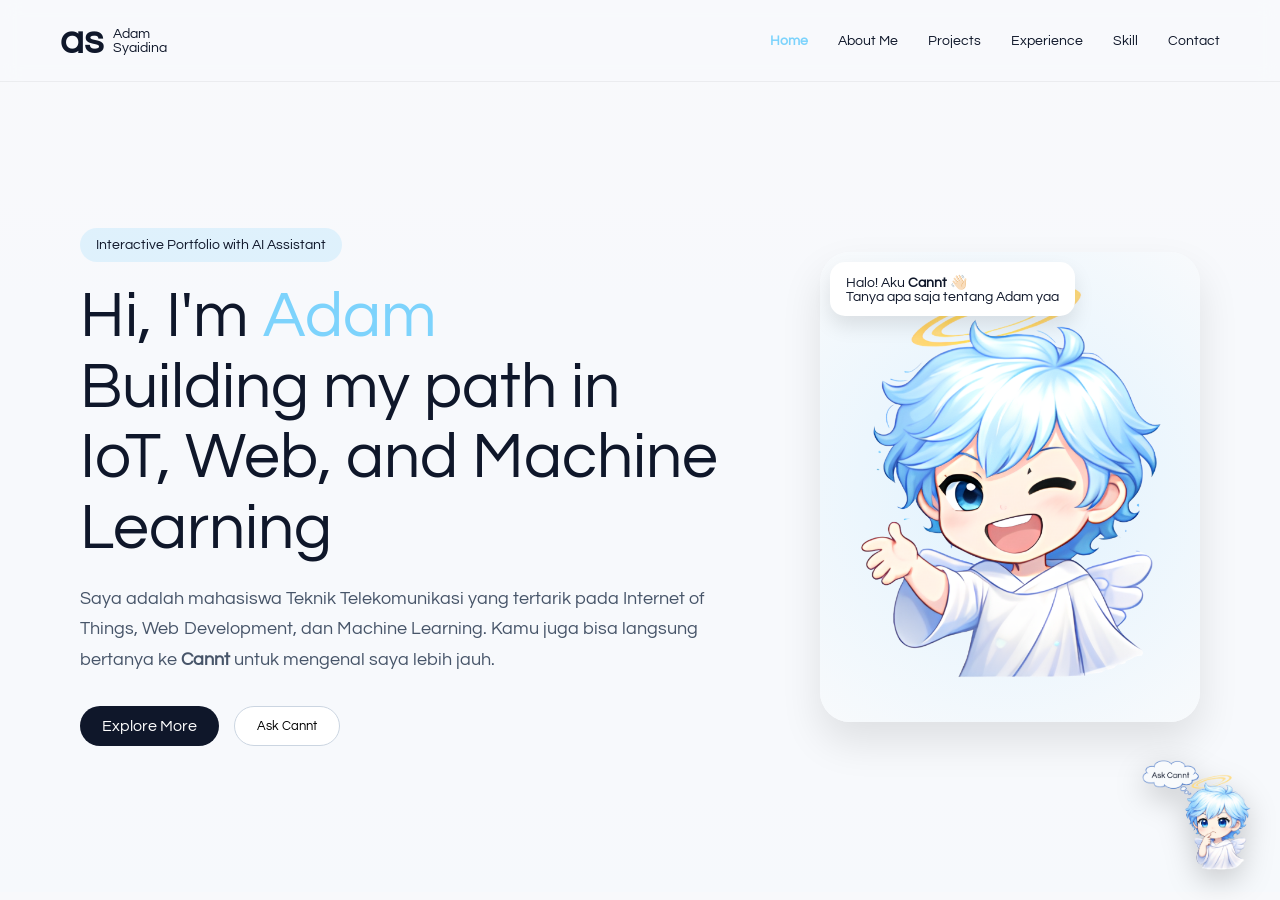
<file: templates/index.html>
<!DOCTYPE html>
<html>
<head>
    <meta name="description" content="Portfolio Muhammad Adam Syaidina">
    <title>Adam Syaidina | Portfolio</title>

    <link href="https://fonts.googleapis.com/css2?family=Questrial&display=swap" rel="stylesheet">
    <link rel="stylesheet" href="/static/style.css">
</head>

<body>

<!-- NAVBAR -->
<nav class="navbar">
    <div class="logo">
        <span class="logo-big">as</span>
        <div class="logo-text">
            <span>Adam</span>
            <span>Syaidina</span>
        </div>
    </div>

    <ul class="menu">
        <li class="active" onclick="location.href='/'">Home</li>
        <li onclick="location.href='/about'">About Me</li>
        <li onclick="location.href='/projects'">Projects</li>
        <li onclick="location.href='/experience'">Experience</li>
        <li onclick="location.href='/skill'">Skill</li>
        <li onclick="location.href='/contact'">Contact</li>
    </ul>
</nav>

<!-- HERO -->
<section class="hero">
    <div class="hero-left">
        <p class="hero-tag">Interactive Portfolio with AI Assistant</p>

        <h1>
            Hi, I'm <span>Adam</span><br>
            Building my path in<br>
            IoT, Web, and Machine Learning
        </h1>

        <p class="hero-desc">
            Saya adalah mahasiswa Teknik Telekomunikasi yang tertarik pada Internet of Things, Web Development,
            dan Machine Learning. Kamu juga bisa langsung bertanya ke <strong>Cannt</strong>
            untuk mengenal saya lebih jauh.
        </p>

        <div class="hero-actions">
            <a href="/about" class="btn-primary">Explore More</a>
            <button class="btn-secondary" onclick="toggleChat()">Ask Cannt</button>
        </div>
    </div>

    <div class="hero-right">
        <div class="hero-card">
            <img src="/static/images/cannt-hero.png" alt="Cannt">
            <div class="hero-bubble">
                Halo! Aku <strong>Cannt</strong> 👋🏻<br>
                Tanya apa saja tentang Adam yaa
            </div>
        </div>
    </div>
</section>

<!-- CANNT BUTTON -->
<div class="cannt-wrapper" onclick="toggleChat()">
    <img src="/static/images/cannt.png" alt="Cannt">
</div>

<!-- CHAT -->
<div class="chat-container" id="chatBox">
    <div class="chat-header">
        Cannt
        <span onclick="toggleChat()">✖</span>
    </div>

    <div class="chat-content" id="chatContent"></div>

    <div class="chat-input">
        <input type="text" id="question" placeholder="Tanya tentang Adam...">
        <button onclick="askAI()">Kirim</button>
    </div>
</div>

<script>
let hasShownWelcome = false;

function toggleChat() {
    let chat = document.getElementById("chatBox");
    let cannt = document.querySelector(".cannt-wrapper");
    let chatContent = document.getElementById("chatContent");

    if (chat.style.display === "flex") {
        chat.style.display = "none";
        cannt.style.display = "block";
    } else {
        chat.style.display = "flex";
        cannt.style.display = "none";

        if (!hasShownWelcome) {
            chatContent.innerHTML += `
                <div class="ai-msg">
                    Halo! Saya <strong>Cannt</strong>, asisten AI dari Adam 😊<br>
                    Silakan tanya apa saja ya!
                </div>
            `;
            hasShownWelcome = true;
        }
    }
}

async function askAI() {
    let input = document.getElementById("question");
    let question = input.value.trim();
    if (!question) return;

    let chat = document.getElementById("chatContent");

    chat.innerHTML += `<div class="user-msg">${question}</div>`;
    input.value = "";

    let id = "typing-" + Date.now();
    chat.innerHTML += `
        <div class="ai-msg typing" id="${id}">
            <span></span><span></span><span></span>
        </div>
    `;

    try {
        let res = await fetch("/ask", {
            method: "POST",
            headers: {"Content-Type": "application/json"},
            body: JSON.stringify({question})
        });

        let data = await res.json();

        let el = document.getElementById(id);
        el.classList.remove("typing");
        el.innerHTML = data.answer;

    } catch {
        let el = document.getElementById(id);
        el.innerHTML = "Maaf, lagi error 😅";
    }

    chat.scrollTop = chat.scrollHeight;
}

document.addEventListener("keydown", function(e){
    if(e.key === "Enter") askAI();
});
</script>

</body>
</html>
</file>
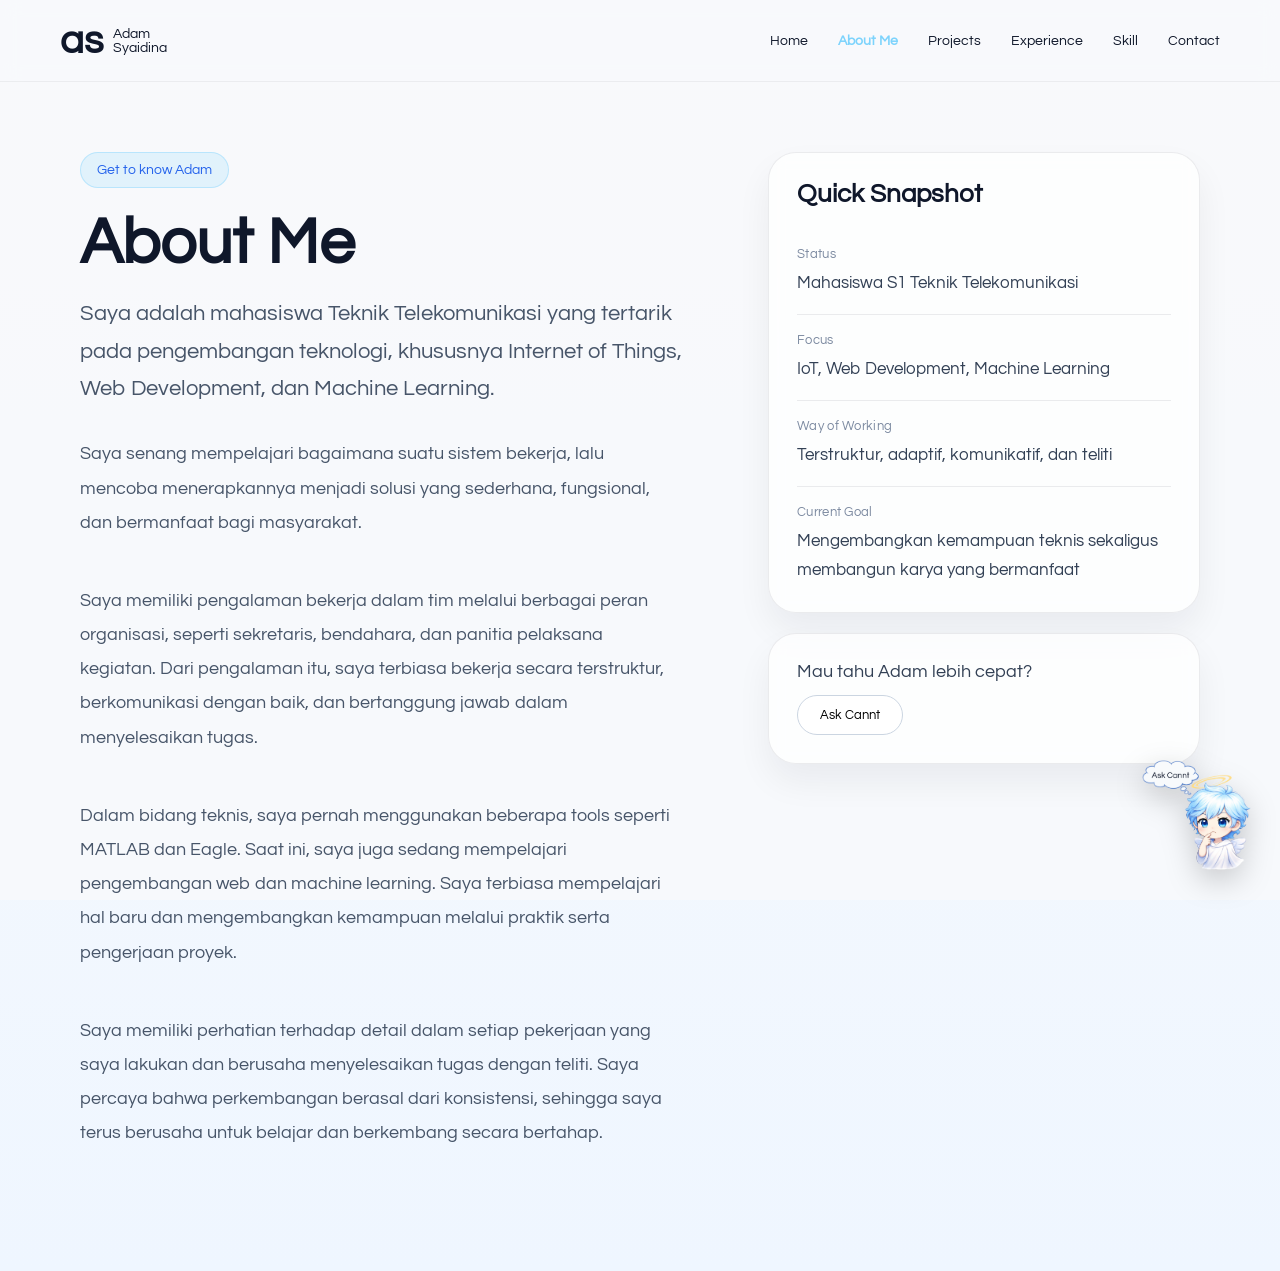
<file: templates/about.html>
<!DOCTYPE html>
<html>
<head>
    <meta name="description" content="About Muhammad Adam Syaidina">
    <title>About Me | Adam Syaidina</title>

    <link href="https://fonts.googleapis.com/css2?family=Questrial&display=swap" rel="stylesheet">
    <link rel="stylesheet" href="/static/style.css">
</head>

<body>

    <!-- NAVBAR -->
    <nav class="navbar">
        <div class="logo">
            <span class="logo-big">as</span>
            <div class="logo-text">
                <span>Adam</span>
                <span>Syaidina</span>
            </div>
        </div>

        <ul class="menu">
            <li onclick="location.href='/'">Home</li>
            <li class="active" onclick="location.href='/about'">About Me</li>
            <li onclick="location.href='/projects'">Projects</li>
            <li onclick="location.href='/experience'">Experience</li>
            <li onclick="location.href='/skill'">Skill</li>
            <li onclick="location.href='/contact'">Contact</li>
        </ul>
    </nav>

    <!-- ABOUT SECTION -->
    <section class="about-page">
        <div class="about-left">
            <p class="about-tag">Get to know Adam</p>
            <h1>About Me</h1>
            <p class="about-intro">
                Saya adalah mahasiswa Teknik Telekomunikasi yang tertarik pada pengembangan teknologi,
                khususnya Internet of Things, Web Development, dan Machine Learning.
            </p>

            <div class="about-content">
                <p>
                    Saya senang mempelajari bagaimana suatu sistem bekerja, lalu mencoba menerapkannya
                    menjadi solusi yang sederhana, fungsional, dan bermanfaat bagi masyarakat.
                </p>

                <p>
                    Saya memiliki pengalaman bekerja dalam tim melalui berbagai peran organisasi,
                    seperti sekretaris, bendahara, dan panitia pelaksana kegiatan. Dari pengalaman itu,
                    saya terbiasa bekerja secara terstruktur, berkomunikasi dengan baik, dan bertanggung jawab
                    dalam menyelesaikan tugas.
                </p>

                <p>
                    Dalam bidang teknis, saya pernah menggunakan beberapa tools seperti MATLAB dan Eagle.
                    Saat ini, saya juga sedang mempelajari pengembangan web dan machine learning.
                    Saya terbiasa mempelajari hal baru dan mengembangkan kemampuan melalui praktik
                    serta pengerjaan proyek.
                </p>

                <p>
                    Saya memiliki perhatian terhadap detail dalam setiap pekerjaan yang saya lakukan dan
                    berusaha menyelesaikan tugas dengan teliti. Saya percaya bahwa perkembangan berasal dari
                    konsistensi, sehingga saya terus berusaha untuk belajar dan berkembang secara bertahap.
                </p>
            </div>
        </div>

        <div class="about-right">
            <div class="about-card">
                <h3>Quick Snapshot</h3>

                <div class="snapshot-item">
                    <span class="snapshot-label">Status</span>
                    <p>Mahasiswa S1 Teknik Telekomunikasi</p>
                </div>

                <div class="snapshot-item">
                    <span class="snapshot-label">Focus</span>
                    <p>IoT, Web Development, Machine Learning</p>
                </div>

                <div class="snapshot-item">
                    <span class="snapshot-label">Way of Working</span>
                    <p>Terstruktur, adaptif, komunikatif, dan teliti</p>
                </div>

                <div class="snapshot-item">
                    <span class="snapshot-label">Current Goal</span>
                    <p>Mengembangkan kemampuan teknis sekaligus membangun karya yang bermanfaat</p>
                </div>
            </div>

            <div class="about-mini-card">
                <p>
                    Mau tahu Adam lebih cepat?
                </p>
                <button class="btn-secondary" onclick="toggleChat()">Ask Cannt</button>
            </div>
        </div>
    </section>

    <!-- CANNT CHARACTER -->
    <div class="cannt-wrapper" onclick="toggleChat()">
        <img src="/static/images/cannt.png" alt="Cannt">
    </div>

    <!-- CHAT BOX -->
    <div class="chat-container" id="chatBox">
        <div class="chat-header">
            <span>Cannt</span>
            <span class="close-btn" onclick="toggleChat()">✕</span>
        </div>

        <div class="chat-content" id="chatContent"></div>

        <div class="chat-input">
            <input type="text" id="question" placeholder="Tanya tentang Adam...">
            <button onclick="askAI()">Kirim</button>
        </div>
    </div>

    <script>
    let hasShownWelcome = false;

    function toggleChat() {
        let chat = document.getElementById("chatBox");
        let cannt = document.querySelector(".cannt-wrapper");
        let chatContent = document.getElementById("chatContent");

        if (chat.style.display === "flex") {
            chat.style.display = "none";
            cannt.style.display = "block";
        } else {
            chat.style.display = "flex";
            cannt.style.display = "none";

            if (!hasShownWelcome) {
                chatContent.innerHTML += `
                    <div class="ai-msg">
                        Halo! Saya <strong>Cannt</strong>, asisten AI dari Adam 😊<br>
                        Silakan tanya apa saja ya!
                    </div>
                `;
                hasShownWelcome = true;
                chatContent.scrollTop = chatContent.scrollHeight;
            }
        }
    }

    async function askAI() {
        let questionInput = document.getElementById("question");
        let question = questionInput.value.trim();

        if (!question) return;

        let chatContent = document.getElementById("chatContent");

        chatContent.innerHTML += `
            <div class="user-msg">${question}</div>
        `;

        questionInput.value = "";

        let typingId = "typing-" + Date.now();
        chatContent.innerHTML += `
            <div class="ai-msg typing" id="${typingId}">
                <span></span><span></span><span></span>
            </div>
        `;

        chatContent.scrollTop = chatContent.scrollHeight;

        try {
            let response = await fetch("/ask", {
                method: "POST",
                headers: {
                    "Content-Type": "application/json"
                },
                body: JSON.stringify({ question: question })
            });

            let data = await response.json();

            let typingBubble = document.getElementById(typingId);
            typingBubble.classList.remove("typing");
            typingBubble.innerHTML = data.answer;
            typingBubble.classList.add("ai-msg");
        } catch (error) {
            let typingBubble = document.getElementById(typingId);
            typingBubble.classList.remove("typing");
            typingBubble.innerHTML = "Maaf, Cannt lagi error 😅";
            typingBubble.classList.add("ai-msg");
        }

        chatContent.scrollTop = chatContent.scrollHeight;
    }

    document.addEventListener("DOMContentLoaded", function () {
        let input = document.getElementById("question");

        if (input) {
            input.addEventListener("keydown", function (event) {
                if (event.key === "Enter") {
                    event.preventDefault();
                    askAI();
                }
            });
        }
    });
    </script>

</body>
</html>
</file>
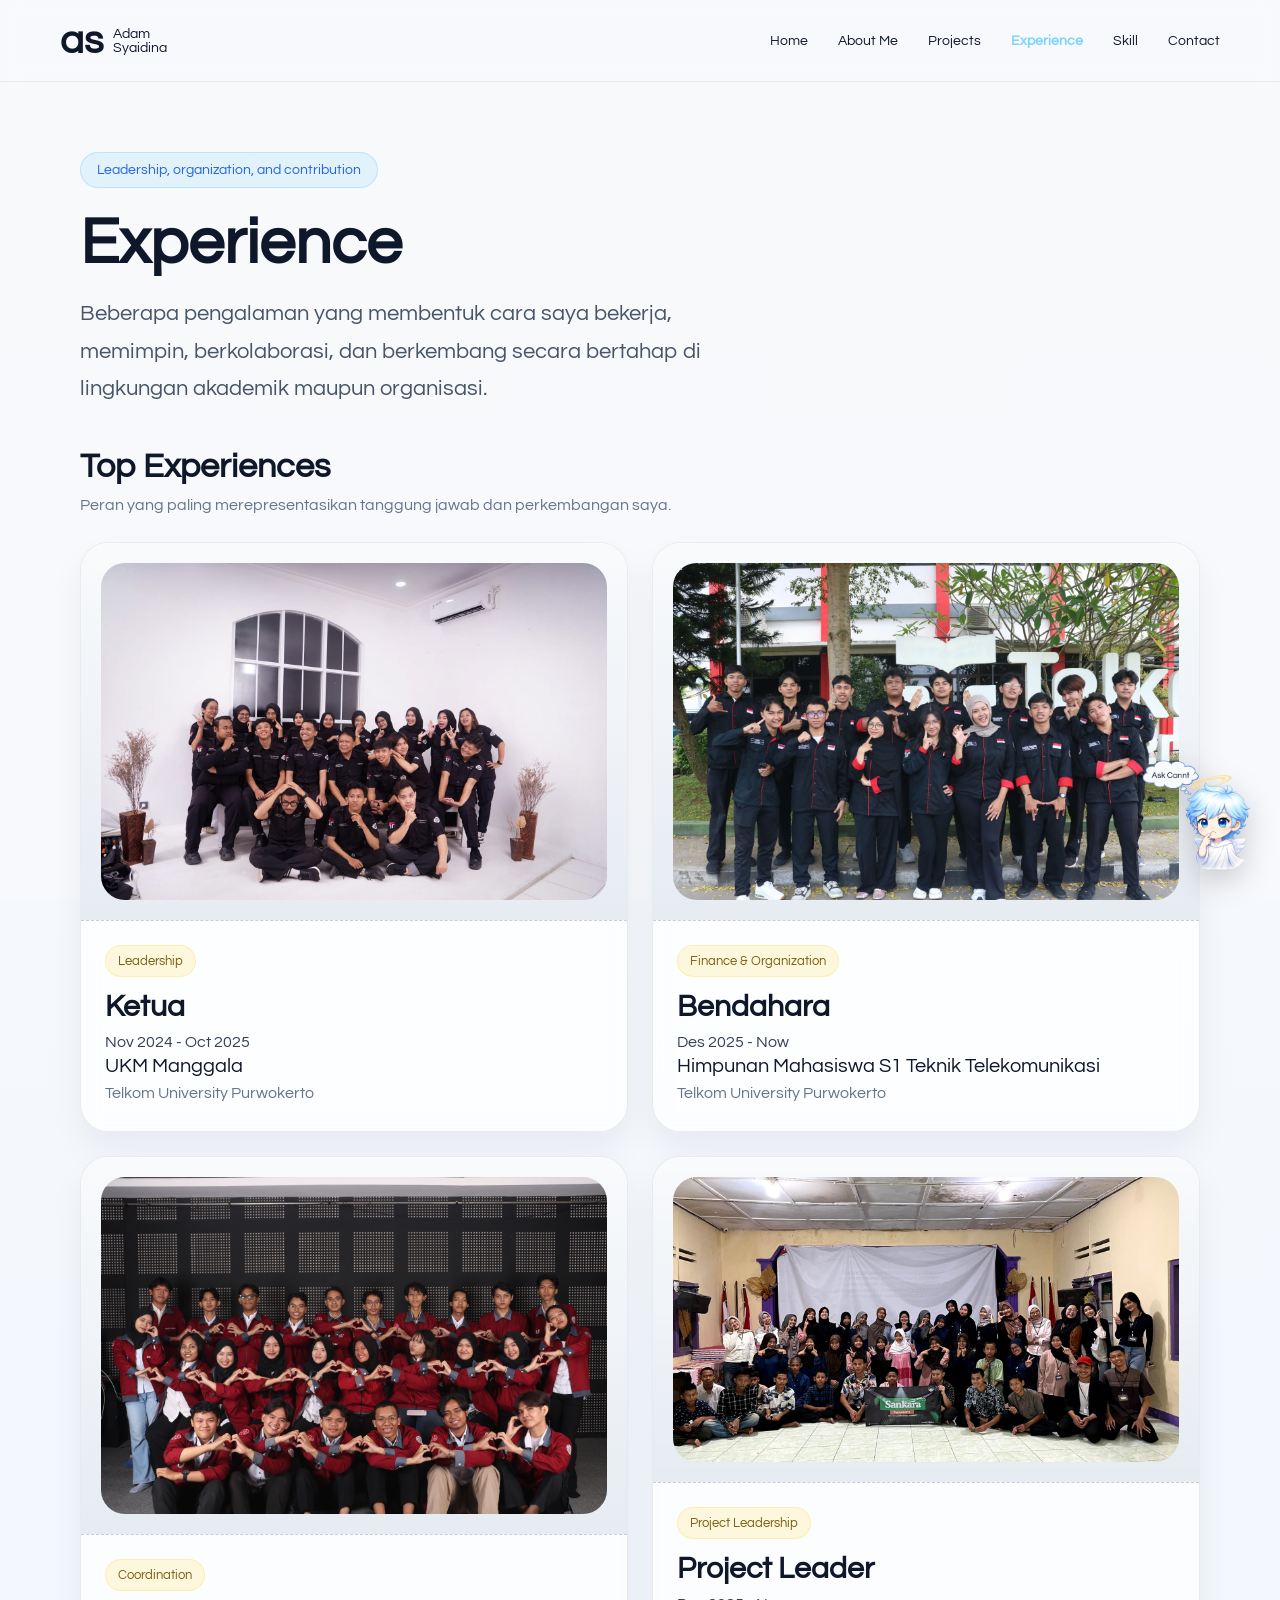
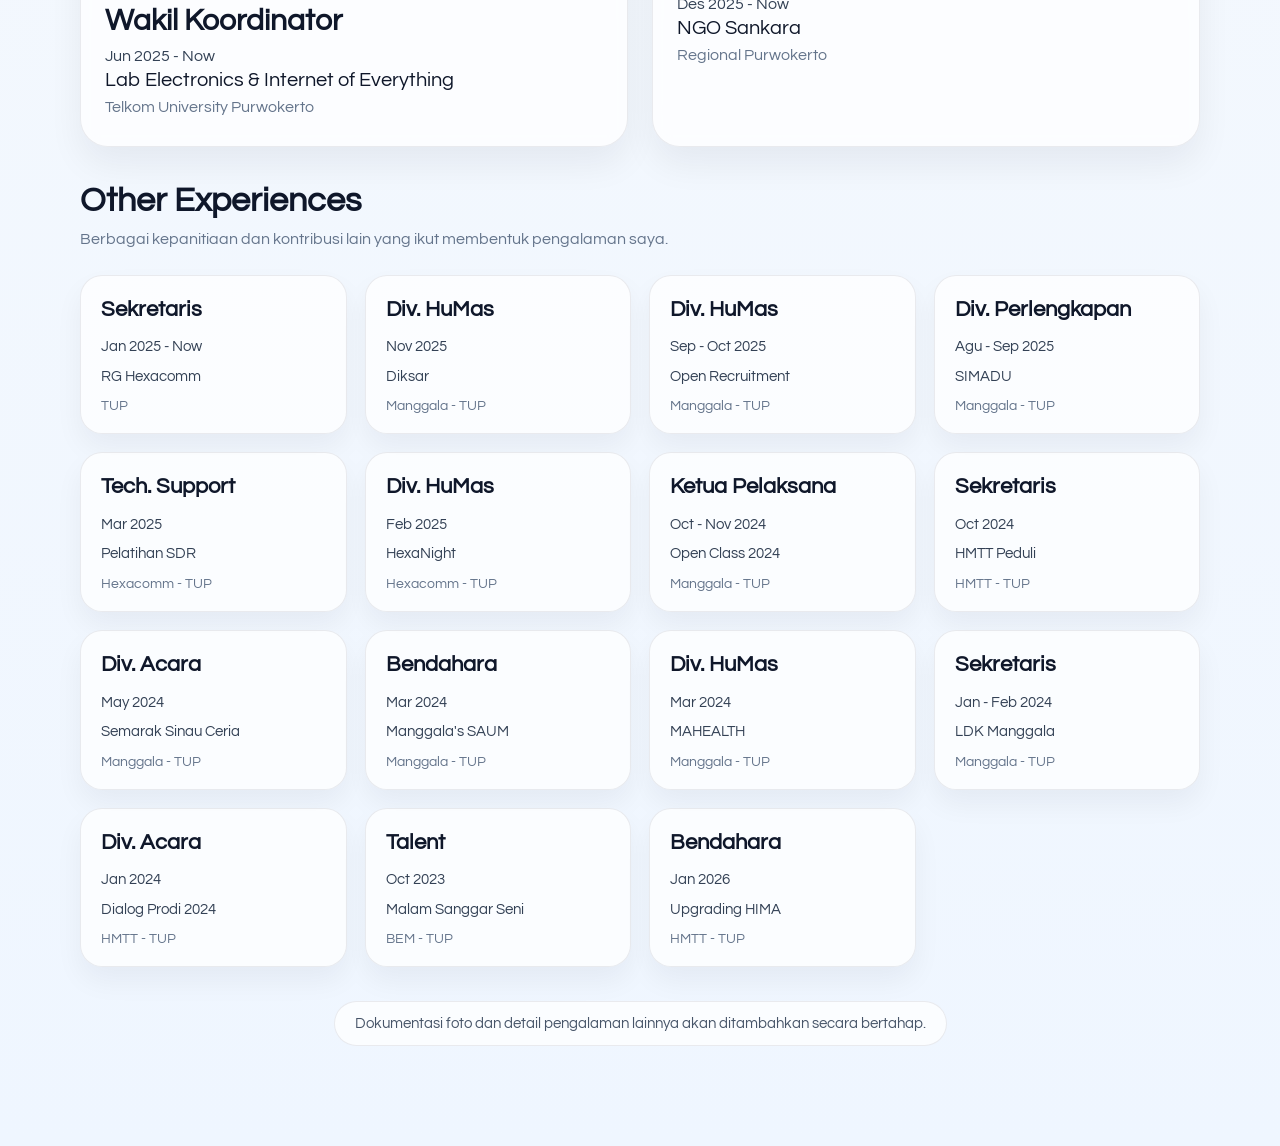
<file: templates/experience.html>
<!DOCTYPE html>
<html>
<head>
    <meta name="description" content="Experience Muhammad Adam Syaidina">
    <title>Experience | Adam Syaidina</title>

    <link href="https://fonts.googleapis.com/css2?family=Questrial&display=swap" rel="stylesheet">
    <link rel="stylesheet" href="/static/style.css">
</head>

<body>

    <!-- NAVBAR -->
    <nav class="navbar">
        <div class="logo">
            <span class="logo-big">as</span>
            <div class="logo-text">
                <span>Adam</span>
                <span>Syaidina</span>
            </div>
        </div>

        <ul class="menu">
            <li onclick="location.href='/'">Home</li>
            <li onclick="location.href='/about'">About Me</li>
            <li onclick="location.href='/projects'">Projects</li>
            <li class="active" onclick="location.href='/experience'">Experience</li>
            <li onclick="location.href='/skill'">Skill</li>
            <li onclick="location.href='/contact'">Contact</li>
        </ul>
    </nav>

    <!-- EXPERIENCE SECTION -->
    <section class="experience-page">
        <div class="experience-head">
            <p class="experience-tag">Leadership, organization, and contribution</p>
            <h1>Experience</h1>
            <p class="experience-intro">
                Beberapa pengalaman yang membentuk cara saya bekerja, memimpin, berkolaborasi,
                dan berkembang secara bertahap di lingkungan akademik maupun organisasi.
            </p>
        </div>

        <!-- TOP EXPERIENCES -->
        <div class="experience-block">
            <div class="section-heading">
                <h2>Top Experiences</h2>
                <p>Peran yang paling merepresentasikan tanggung jawab dan perkembangan saya.</p>
            </div>

            <div class="featured-exp-grid">

                <div class="featured-exp-card">
                    <div class="featured-exp-image">
                        <img src="/static/images/exp1.jpeg" alt="Ketua UKM Manggala">
                    </div>
                    <div class="featured-exp-content">
                        <span class="exp-role-tag">Leadership</span>
                        <h3>Ketua</h3>
                        <p class="exp-period">Nov 2024 - Oct 2025</p>
                        <p class="exp-org">UKM Manggala</p>
                        <p class="exp-place">Telkom University Purwokerto</p>
                    </div>
                </div>

                <div class="featured-exp-card">
                    <div class="featured-exp-image">
                        <img src="/static/images/exp2.jpeg" alt="Bendahara HMTT">
                    </div>
                    <div class="featured-exp-content">
                        <span class="exp-role-tag">Finance & Organization</span>
                        <h3>Bendahara</h3>
                        <p class="exp-period">Des 2025 - Now</p>
                        <p class="exp-org">Himpunan Mahasiswa S1 Teknik Telekomunikasi</p>
                        <p class="exp-place">Telkom University Purwokerto</p>
                    </div>
                </div>

                <div class="featured-exp-card">
                    <div class="featured-exp-image">
                        <img src="/static/images/exp3.jpeg" alt="Wakil Koordinator Lab">
                    </div>
                    <div class="featured-exp-content">
                        <span class="exp-role-tag">Coordination</span>
                        <h3>Wakil Koordinator</h3>
                        <p class="exp-period">Jun 2025 - Now</p>
                        <p class="exp-org">Lab Electronics & Internet of Everything</p>
                        <p class="exp-place">Telkom University Purwokerto</p>
                    </div>
                </div>

                <div class="featured-exp-card">
                    <div class="featured-exp-image">
                        <img src="/static/images/exp4.jpeg" alt="Project Leader">
                    </div>
                    <div class="featured-exp-content">
                        <span class="exp-role-tag">Project Leadership</span>
                        <h3>Project Leader</h3>
                        <p class="exp-period">Des 2025 - Now</p>
                        <p class="exp-org">NGO Sankara</p>
                        <p class="exp-place">Regional Purwokerto</p>
                    </div>
                </div>

            </div>
        </div>

        <!-- OTHER EXPERIENCES -->
        <div class="experience-block">
            <div class="section-heading">
                <h2>Other Experiences</h2>
                <p>Berbagai kepanitiaan dan kontribusi lain yang ikut membentuk pengalaman saya.</p>
            </div>

            <div class="compact-exp-grid">

                <div class="compact-exp-card">
                    <h4>Sekretaris</h4>
                    <p class="compact-time">Jan 2025 - Now</p>
                    <p>RG Hexacomm</p>
                    <span>TUP</span>
                </div>

                <div class="compact-exp-card">
                    <h4>Div. HuMas</h4>
                    <p class="compact-time">Nov 2025</p>
                    <p>Diksar</p>
                    <span>Manggala - TUP</span>
                </div>

                <div class="compact-exp-card">
                    <h4>Div. HuMas</h4>
                    <p class="compact-time">Sep - Oct 2025</p>
                    <p>Open Recruitment</p>
                    <span>Manggala - TUP</span>
                </div>

                <div class="compact-exp-card">
                    <h4>Div. Perlengkapan</h4>
                    <p class="compact-time">Agu - Sep 2025</p>
                    <p>SIMADU</p>
                    <span>Manggala - TUP</span>
                </div>

                <div class="compact-exp-card">
                    <h4>Tech. Support</h4>
                    <p class="compact-time">Mar 2025</p>
                    <p>Pelatihan SDR</p>
                    <span>Hexacomm - TUP</span>
                </div>

                <div class="compact-exp-card">
                    <h4>Div. HuMas</h4>
                    <p class="compact-time">Feb 2025</p>
                    <p>HexaNight</p>
                    <span>Hexacomm - TUP</span>
                </div>

                <div class="compact-exp-card">
                    <h4>Ketua Pelaksana</h4>
                    <p class="compact-time">Oct - Nov 2024</p>
                    <p>Open Class 2024</p>
                    <span>Manggala - TUP</span>
                </div>

                <div class="compact-exp-card">
                    <h4>Sekretaris</h4>
                    <p class="compact-time">Oct 2024</p>
                    <p>HMTT Peduli</p>
                    <span>HMTT - TUP</span>
                </div>

                <div class="compact-exp-card">
                    <h4>Div. Acara</h4>
                    <p class="compact-time">May 2024</p>
                    <p>Semarak Sinau Ceria</p>
                    <span>Manggala - TUP</span>
                </div>

                <div class="compact-exp-card">
                    <h4>Bendahara</h4>
                    <p class="compact-time">Mar 2024</p>
                    <p>Manggala's SAUM</p>
                    <span>Manggala - TUP</span>
                </div>

                <div class="compact-exp-card">
                    <h4>Div. HuMas</h4>
                    <p class="compact-time">Mar 2024</p>
                    <p>MAHEALTH</p>
                    <span>Manggala - TUP</span>
                </div>

                <div class="compact-exp-card">
                    <h4>Sekretaris</h4>
                    <p class="compact-time">Jan - Feb 2024</p>
                    <p>LDK Manggala</p>
                    <span>Manggala - TUP</span>
                </div>

                <div class="compact-exp-card">
                    <h4>Div. Acara</h4>
                    <p class="compact-time">Jan 2024</p>
                    <p>Dialog Prodi 2024</p>
                    <span>HMTT - TUP</span>
                </div>

                <div class="compact-exp-card">
                    <h4>Talent</h4>
                    <p class="compact-time">Oct 2023</p>
                    <p>Malam Sanggar Seni</p>
                    <span>BEM - TUP</span>
                </div>

                <div class="compact-exp-card">
                    <h4>Bendahara</h4>
                    <p class="compact-time">Jan 2026</p>
                    <p>Upgrading HIMA</p>
                    <span>HMTT - TUP</span>
                </div>

            </div>
        </div>

        <div class="experience-footer-note">
            <p>
                Dokumentasi foto dan detail pengalaman lainnya akan ditambahkan secara bertahap.
            </p>
        </div>
    </section>

    <!-- CANNT CHARACTER -->
    <div class="cannt-wrapper" onclick="toggleChat()">
        <img src="/static/images/cannt.png" alt="Cannt">
    </div>

    <!-- CHAT BOX -->
    <div class="chat-container" id="chatBox">
        <div class="chat-header">
            <span>Cannt</span>
            <span class="close-btn" onclick="toggleChat()">✕</span>
        </div>

        <div class="chat-content" id="chatContent"></div>

        <div class="chat-input">
            <input type="text" id="question" placeholder="Tanya tentang Adam...">
            <button onclick="askAI()">Kirim</button>
        </div>
    </div>

    <script>
    let hasShownWelcome = false;

    function toggleChat() {
        let chat = document.getElementById("chatBox");
        let cannt = document.querySelector(".cannt-wrapper");
        let chatContent = document.getElementById("chatContent");

        if (chat.style.display === "flex") {
            chat.style.display = "none";
            cannt.style.display = "block";
        } else {
            chat.style.display = "flex";
            cannt.style.display = "none";

            if (!hasShownWelcome) {
                chatContent.innerHTML += `
                    <div class="ai-msg">
                        Halo! Saya <strong>Cannt</strong>, asisten AI dari Adam 😊<br>
                        Silakan tanya apa saja ya!
                    </div>
                `;
                hasShownWelcome = true;
                chatContent.scrollTop = chatContent.scrollHeight;
            }
        }
    }

    async function askAI() {
        let questionInput = document.getElementById("question");
        let question = questionInput.value.trim();

        if (!question) return;

        let chatContent = document.getElementById("chatContent");

        chatContent.innerHTML += `
            <div class="user-msg">${question}</div>
        `;

        questionInput.value = "";

        let typingId = "typing-" + Date.now();
        chatContent.innerHTML += `
            <div class="ai-msg typing" id="${typingId}">
                <span></span><span></span><span></span>
            </div>
        `;

        chatContent.scrollTop = chatContent.scrollHeight;

        try {
            let response = await fetch("/ask", {
                method: "POST",
                headers: {
                    "Content-Type": "application/json"
                },
                body: JSON.stringify({ question: question })
            });

            let data = await response.json();

            let typingBubble = document.getElementById(typingId);
            typingBubble.classList.remove("typing");
            typingBubble.innerHTML = data.answer;
            typingBubble.classList.add("ai-msg");
        } catch (error) {
            let typingBubble = document.getElementById(typingId);
            typingBubble.classList.remove("typing");
            typingBubble.innerHTML = "Maaf, Cannt lagi error 😅";
            typingBubble.classList.add("ai-msg");
        }

        chatContent.scrollTop = chatContent.scrollHeight;
    }

    document.addEventListener("DOMContentLoaded", function () {
        let input = document.getElementById("question");

        if (input) {
            input.addEventListener("keydown", function (event) {
                if (event.key === "Enter") {
                    event.preventDefault();
                    askAI();
                }
            });
        }
    });
    </script>

</body>
</html>
</file>
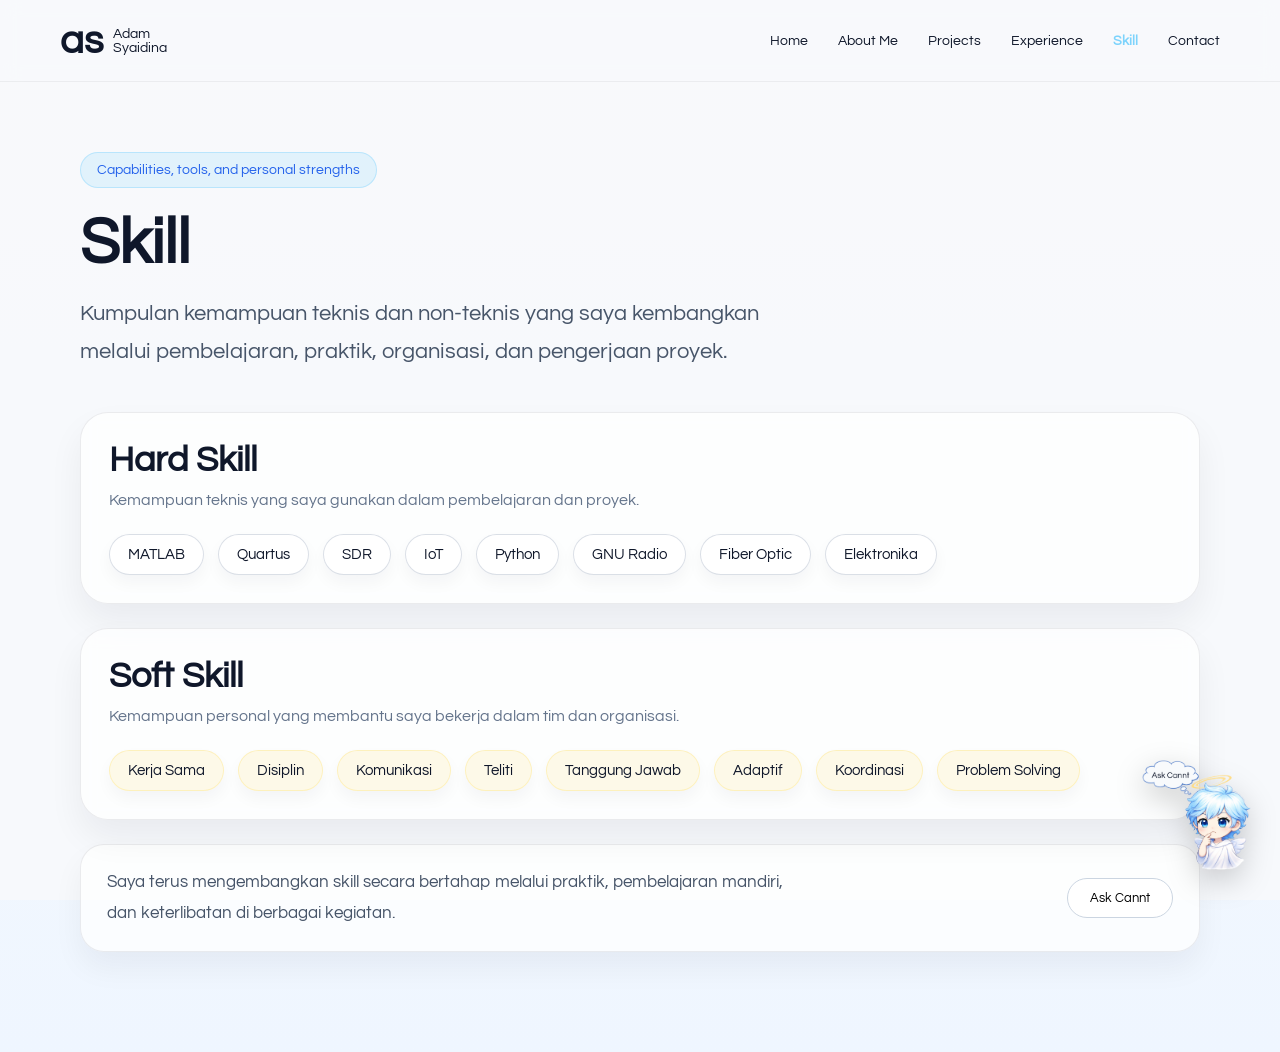
<file: templates/skill.html>
<!DOCTYPE html>
<html>
<head>
    <meta name="description" content="Skill Muhammad Adam Syaidina">
    <title>Skill | Adam Syaidina</title>

    <link href="https://fonts.googleapis.com/css2?family=Questrial&display=swap" rel="stylesheet">
    <link rel="stylesheet" href="/static/style.css">
</head>

<body>

    <!-- NAVBAR -->
    <nav class="navbar">
        <div class="logo">
            <span class="logo-big">as</span>
            <div class="logo-text">
                <span>Adam</span>
                <span>Syaidina</span>
            </div>
        </div>

        <ul class="menu">
            <li onclick="location.href='/'">Home</li>
            <li onclick="location.href='/about'">About Me</li>
            <li onclick="location.href='/projects'">Projects</li>
            <li onclick="location.href='/experience'">Experience</li>
            <li class="active" onclick="location.href='/skill'">Skill</li>
            <li onclick="location.href='/contact'">Contact</li>
        </ul>
    </nav>

    <!-- SKILL SECTION -->
    <section class="skill-page">
        <div class="skill-head">
            <p class="skill-tagline">Capabilities, tools, and personal strengths</p>
            <h1>Skill</h1>
            <p class="skill-intro">
                Kumpulan kemampuan teknis dan non-teknis yang saya kembangkan melalui pembelajaran,
                praktik, organisasi, dan pengerjaan proyek.
            </p>
        </div>

        <div class="skill-layout">

            <!-- HARD SKILL -->
            <div class="skill-card-box">
                <div class="skill-card-head">
                    <h2>Hard Skill</h2>
                    <p>Kemampuan teknis yang saya gunakan dalam pembelajaran dan proyek.</p>
                </div>

                <div class="skill-list modern-skill-list">
                    <span class="skill-badge">MATLAB</span>
                    <span class="skill-badge">Quartus</span>
                    <span class="skill-badge">SDR</span>
                    <span class="skill-badge">IoT</span>
                    <span class="skill-badge">Python</span>
                    <span class="skill-badge">GNU Radio</span>
                    <span class="skill-badge">Fiber Optic</span>
                    <span class="skill-badge">Elektronika</span>
                </div>
            </div>

            <!-- SOFT SKILL -->
            <div class="skill-card-box">
                <div class="skill-card-head">
                    <h2>Soft Skill</h2>
                    <p>Kemampuan personal yang membantu saya bekerja dalam tim dan organisasi.</p>
                </div>

                <div class="skill-list modern-skill-list">
                    <span class="skill-badge soft">Kerja Sama</span>
                    <span class="skill-badge soft">Disiplin</span>
                    <span class="skill-badge soft">Komunikasi</span>
                    <span class="skill-badge soft">Teliti</span>
                    <span class="skill-badge soft">Tanggung Jawab</span>
                    <span class="skill-badge soft">Adaptif</span>
                    <span class="skill-badge soft">Koordinasi</span>
                    <span class="skill-badge soft">Problem Solving</span>
                </div>
            </div>

            <!-- OPTIONAL MINI PANEL -->
            <div class="skill-note-box">
                <p>
                    Saya terus mengembangkan skill secara bertahap melalui praktik,
                    pembelajaran mandiri, dan keterlibatan di berbagai kegiatan.
                </p>
                <button class="btn-secondary" onclick="toggleChat()">Ask Cannt</button>
            </div>

        </div>
    </section>

    <!-- CANNT CHARACTER -->
    <div class="cannt-wrapper" onclick="toggleChat()">
        <img src="/static/images/cannt.png" alt="Cannt">
    </div>

    <!-- CHAT BOX -->
    <div class="chat-container" id="chatBox">
        <div class="chat-header">
            <span>Cannt</span>
            <span class="close-btn" onclick="toggleChat()">✕</span>
        </div>

        <div class="chat-content" id="chatContent"></div>

        <div class="chat-input">
            <input type="text" id="question" placeholder="Tanya tentang Adam...">
            <button onclick="askAI()">Kirim</button>
        </div>
    </div>

    <script>
    let hasShownWelcome = false;

    function toggleChat() {
        let chat = document.getElementById("chatBox");
        let cannt = document.querySelector(".cannt-wrapper");
        let chatContent = document.getElementById("chatContent");

        if (chat.style.display === "flex") {
            chat.style.display = "none";
            cannt.style.display = "block";
        } else {
            chat.style.display = "flex";
            cannt.style.display = "none";

            if (!hasShownWelcome) {
                chatContent.innerHTML += `
                    <div class="ai-msg">
                        Halo! Saya <strong>Cannt</strong>, asisten AI dari Adam 😊<br>
                        Silakan tanya apa saja ya!
                    </div>
                `;
                hasShownWelcome = true;
                chatContent.scrollTop = chatContent.scrollHeight;
            }
        }
    }

    async function askAI() {
        let questionInput = document.getElementById("question");
        let question = questionInput.value.trim();

        if (!question) return;

        let chatContent = document.getElementById("chatContent");

        chatContent.innerHTML += `
            <div class="user-msg">${question}</div>
        `;

        questionInput.value = "";

        let typingId = "typing-" + Date.now();
        chatContent.innerHTML += `
            <div class="ai-msg typing" id="${typingId}">
                <span></span><span></span><span></span>
            </div>
        `;

        chatContent.scrollTop = chatContent.scrollHeight;

        try {
            let response = await fetch("/ask", {
                method: "POST",
                headers: {
                    "Content-Type": "application/json"
                },
                body: JSON.stringify({ question: question })
            });

            let data = await response.json();

            let typingBubble = document.getElementById(typingId);
            typingBubble.classList.remove("typing");
            typingBubble.innerHTML = data.answer;
            typingBubble.classList.add("ai-msg");
        } catch (error) {
            let typingBubble = document.getElementById(typingId);
            typingBubble.classList.remove("typing");
            typingBubble.innerHTML = "Maaf, Cannt lagi error 😅";
            typingBubble.classList.add("ai-msg");
        }

        chatContent.scrollTop = chatContent.scrollHeight;
    }

    document.addEventListener("DOMContentLoaded", function () {
        let input = document.getElementById("question");

        if (input) {
            input.addEventListener("keydown", function (event) {
                if (event.key === "Enter") {
                    event.preventDefault();
                    askAI();
                }
            });
        }
    });
    </script>

</body>
</html>
</file>
<file: static/style.css>
/* RESET */
* {
    margin: 0;
    padding: 0;
    box-sizing: border-box;
}

/* GLOBAL */
body {
    font-family: 'Questrial', sans-serif;
    background: url('/static/profile.jpg') no-repeat center center/cover;
    color: #0F172A;
}

body::before {
    content: "";
    position: fixed;
    width: 100%;
    height: 100%;
    background: rgba(248, 250, 252, 0.85);
    z-index: -1;
}

/* NAVBAR */
.navbar {
    display: flex;
    justify-content: space-between;
    align-items: center;
    padding: 20px 60px;
    border-bottom: 1px solid #ddd;
}

/* LOGO */
.logo {
    display: flex;
    align-items: center;
    gap: 10px;
}

.logo-big {
    font-size: 40px;
    font-weight: bold;
}

.logo-text {
    display: flex;
    flex-direction: column;
    font-size: 14px;
}

/* MENU */
.menu {
    display: flex;
    gap: 30px;
    list-style: none;
    font-size: 14px;
}

.menu li {
    cursor: pointer;
    transition: 0.3s;
}

.menu li:hover {
    color: #7DD3FC;
}

.menu li:hover {
    transform: translateY(-2px);
}

/* SPECIAL BUTTON */

/* HERO */
.hero {
    padding: 100px 80px;
}

.hero h1 {
    font-size: 64px;
    font-weight: 500;
    line-height: 1.2;
    max-width: 900px;
}

.hero h1 span {
    color: #7DD3FC;
}

/* CHAT BUTTON */
.chat-toggle {
    position: fixed;
    bottom: 20px;
    right: 20px;
    background: #7DD3FC;
    padding: 12px 18px;
    border-radius: 20px;
    cursor: pointer;
    font-weight: bold;
}

/* CHAT BOX */
.chat-container {
    position: fixed;
    bottom: 80px;
    right: 20px;
    width: 300px;
    height: 400px;
    background: white;
    border-radius: 12px;
    display: none;
    flex-direction: column;
    box-shadow: 0 0 20px rgba(0,0,0,0.2);
}

/* HEADER */
.chat-header {
    background: #0F172A;
    color: white;
    padding: 10px;
    display: flex;
    justify-content: space-between;
}

/* CONTENT */
.chat-content {
    flex: 1;
    padding: 10px;
    overflow-y: auto;
}

/* INPUT */
.chat-input {
    display: flex;
}

.chat-input input {
    flex: 1;
    padding: 10px;
    border: none;
}

.chat-input button {
    padding: 10px;
    background: #7DD3FC;
    border: none;
}

/* MESSAGE STYLE */
.user-msg {
    text-align: right;
    margin: 5px;
}

.ai-msg {
    text-align: left;
    margin: 5px;
}

/* CHAT BUBBLE STYLE */
.user-msg, .ai-msg {
    max-width: 70%;
    padding: 10px 14px;
    margin: 6px 10px;
    border-radius: 16px;
    font-size: 14px;
    line-height: 1.4;
    word-wrap: break-word;
}

/* USER (KANAN) */
.user-msg {
    background: #7DD3FC;
    color: #0F172A;
    margin-left: auto;
    border-bottom-right-radius: 4px;
}

/* AI (KIRI) */
.ai-msg {
    background: #E2E8F0;
    color: #0F172A;
    margin-right: auto;
    border-bottom-left-radius: 4px;
}

.user-msg, .ai-msg {
    animation: fadeIn 0.3s ease;
}

@keyframes fadeIn {
    from {
        opacity: 0;
        transform: translateY(5px);
    }
    to {
        opacity: 1;
        transform: translateY(0);
    }
}

/* ABOUT SECTION */
.about {
    padding: 80px 120px;
}

.about h1 {
    font-size: 48px;
    margin-bottom: 30px;
    font-weight: 500;
}

/* TEXT AREA */
.about-content {
    max-width: 600px;
    line-height: 1.8;
    font-size: 16px;
    color: #334155;
}

.about-content p {
    margin-bottom: 20px;
}

.menu .active {
    color: #7DD3FC;
    font-weight: bold;
}

.about h1::after {
    content: "";
    display: block;
    width: 60px;
    height: 4px;
    background: #7DD3FC;
    margin-top: 10px;
}

.menu li:hover {
    color: #A5B4FC;
}

/* PROJECT SECTION */
.projects {
    padding: 80px 120px;
}

.projects h1 {
    font-size: 48px;
    margin-bottom: 40px;
}

/* CARD */
.project-card {
    display: flex;
    justify-content: space-between;
    align-items: center;
    border: 1px solid #cbd5e1;
    padding: 20px;
    margin-bottom: 30px;
}

/* REVERSE */
.project-card.reverse {
    flex-direction: row-reverse;
}

/* TEXT */
.project-text {
    width: 65%;
}

.project-text h3 {
    margin-bottom: 10px;
    font-size: 18px;
}

.project-text p {
    line-height: 1.6;
    color: #334155;
}

/* IMAGE PLACEHOLDER */
.project-img {
    width: 30%;
    height: 120px;
    border: 1px solid #94a3b8;
    display: flex;
    align-items: center;
    justify-content: center;
    color: #64748b;
}

/* COMING SOON */
.coming {
    text-align: center;
    margin-top: 50px;
    font-size: 32px;
    letter-spacing: 2px;
}

.project-card:hover {
    transform: translateY(-3px);
    transition: 0.3s;
    box-shadow: 0 10px 20px rgba(0,0,0,0.05);
}

.project-img img {
    width: 100%;
    height: 100%;
    object-fit: cover;
}

/* EXPERIENCE SECTION */
.experience {
    padding: 80px 120px;
}

.experience h1 {
    font-size: 48px;
    margin-bottom: 20px;
}

.section-title {
    margin-bottom: 30px;
    font-size: 20px;
    color: #64748b;
}

/* CARD */
.exp-card {
    position: relative;
    height: 180px;
    margin-bottom: 25px;
    border-radius: 12px;
    overflow: hidden;
    background-size: cover;
    background-position: center;
}

/* OVERLAY (INI KUNCI 🔥) */
.overlay {
    position: absolute;
    width: 100%;
    height: 100%;
    background: rgba(15, 23, 42, 0.6);
}

/* TEXT */
.exp-content {
    position: absolute;
    z-index: 2;
    color: white;
    padding: 20px;
    bottom: 0;
}

.exp-content h3 {
    margin-bottom: 5px;
}

.exp-content p {
    font-size: 14px;
}

.exp-content span {
    font-size: 12px;
    opacity: 0.8;
}

.exp-card:hover {
    transform: scale(1.02);
    transition: 0.3s;
}

.overlay {
    background: linear-gradient(
        to top,
        rgba(15,23,42,0.8),
        rgba(15,23,42,0.2)
    );
}

/* EXPERIENCE */
.experience {
    padding: 80px 120px;
}

.experience h1 {
    font-size: 48px;
    margin-bottom: 30px;
}

/* BOX TOP */
.exp-box {
    border: 1px solid #cbd5e1;
    padding: 20px;
    margin-bottom: 40px;
}

.exp-box h2 {
    margin-bottom: 20px;
}

/* GRID TOP */
.top-grid {
    display: grid;
    grid-template-columns: repeat(2, 1fr);
    gap: 20px;
}

/* TOP CARD */
.top-card {
    border: 1px solid #94a3b8;
    padding: 15px;
}

.top-card h3 {
    margin-bottom: 10px;
}

/* PHOTO */
.photo {
    height: 80px;
    border: 1px solid #94a3b8;
    display: flex;
    align-items: center;
    justify-content: center;
    margin-bottom: 10px;
    font-size: 12px;
    color: #64748b;
}

/* OTHER TITLE */
.other-title {
    margin-bottom: 20px;
}

/* GRID OTHER */
.other-grid {
    display: grid;
    grid-template-columns: repeat(4, 1fr);
    gap: 15px;
}

/* OTHER CARD */
.other-card {
    border: 1px solid #94a3b8;
    padding: 10px;
    font-size: 13px;
}

.other-card h4 {
    margin-bottom: 8px;
}

/* COMING */
.coming {
    text-align: center;
    margin-top: 40px;
    font-size: 32px;
}

.top-card:hover, .other-card:hover {
    transform: translateY(-3px);
    transition: 0.3s;
    box-shadow: 0 8px 15px rgba(0,0,0,0.05);
}

@media (max-width: 768px) {
    .top-grid {
        grid-template-columns: 1fr;
    }

    .other-grid {
        grid-template-columns: repeat(2, 1fr);
    }
}

/* SKILL SECTION */
.skill {
    padding: 80px 120px;
}

.skill h1 {
    font-size: 48px;
    margin-bottom: 30px;
}

/* BOX */
.skill-box {
    border: 1px solid #cbd5e1;
    padding: 20px;
    margin-bottom: 30px;
}

.skill-box h2 {
    margin-bottom: 15px;
}

/* LIST */
.skill-list {
    display: flex;
    flex-wrap: wrap;
    gap: 15px;
}

/* ITEM */
.skill-item {
    border: 1px solid #94a3b8;
    padding: 8px 15px;
    font-size: 14px;
}

.skill-item:hover {
    background: #7DD3FC;
    color: #0F172A;
    transition: 0.3s;
}

.skill-item {
    border-radius: 20px;
}

.skill-box {
    padding-left: 40px;
}

/* CONTACT */
.contact {
    padding: 80px 120px;
}

.contact h1 {
    font-size: 48px;
    margin-bottom: 40px;
}

/* LIST */
.contact-list {
    display: flex;
    flex-direction: column;
    gap: 25px;
}

/* ITEM */
.contact-item {
    display: flex;
    gap: 10px;
    font-size: 16px;
}

/* LABEL */
.label {
    width: 100px;
}

/* SEPARATOR */
.separator {
    width: 10px;
}

/* VALUE */
.value {
    color: #0F172A;
}

.value:hover {
    color: #7DD3FC;
    cursor: pointer;
}

.value a {
    text-decoration: none;
    color: inherit;
}

/* WRAPPER */
.cannt-wrapper {
    position: fixed;
    bottom: 20px;
    right: 20px;
    width: 140px;
    cursor: pointer;
    z-index: 1000;
}

/* IMAGE */
.cannt-wrapper img {
    width: 100%;
    transition: 0.3s;
}

/* HOVER EFFECT */
.cannt-wrapper:hover img {
    transform: translateY(-8px) scale(1.05);
}

@keyframes float {
    0% { transform: translateY(0); }
    50% { transform: translateY(-10px); }
    100% { transform: translateY(0); }
}

.cannt-wrapper img {
    animation: float 3s ease-in-out infinite;
}

.cannt-wrapper img {
    filter: drop-shadow(0 10px 15px rgba(0,0,0,0.2));
}

/* CHAT CONTENT */
.chat-content {
    flex: 1;
    padding: 12px;
    overflow-y: auto;
    display: flex;
    flex-direction: column;
    gap: 10px;
}

/* USER CHAT */
.user-msg {
    align-self: flex-end;
    background: #A5B4FC;
    color: #0F172A;
    padding: 10px 14px;
    border-radius: 16px 16px 4px 16px;
    max-width: 75%;
    word-wrap: break-word;
}

/* AI CHAT */
.ai-msg {
    align-self: flex-start;
    background: #E2E8F0;
    color: #0F172A;
    padding: 10px 14px;
    border-radius: 16px 16px 16px 4px;
    max-width: 75%;
    word-wrap: break-word;
    white-space: pre-line;
}

/* TYPING BUBBLE */
.typing {
    display: flex;
    align-items: center;
    gap: 5px;
    width: fit-content;
    min-width: 60px;
}

.typing span {
    width: 8px;
    height: 8px;
    background: #64748B;
    border-radius: 50%;
    display: inline-block;
    animation: blink 1.4s infinite ease-in-out;
}

.typing span:nth-child(2) {
    animation-delay: 0.2s;
}

.typing span:nth-child(3) {
    animation-delay: 0.4s;
}

@keyframes blink {
    0%, 80%, 100% {
        transform: scale(0.7);
        opacity: 0.5;
    }
    40% {
        transform: scale(1);
        opacity: 1;
    }
}

/* CANNT */
.cannt-wrapper {
    position: fixed;
    bottom: 20px;
    right: 20px;
    width: 140px;
    cursor: pointer;
    z-index: 1000;
}

.cannt-wrapper img {
    width: 100%;
    animation: float 3s ease-in-out infinite;
    transition: 0.3s;
    filter: drop-shadow(0 10px 15px rgba(0,0,0,0.2));
}

.cannt-wrapper:hover img {
    transform: translateY(-8px) scale(1.05);
}

@keyframes float {
    0% { transform: translateY(0); }
    50% { transform: translateY(-10px); }
    100% { transform: translateY(0); }
}

/* CHAT BOX */
.chat-container {
    position: fixed;
    bottom: 30px;
    right: 30px;
    width: 360px;
    height: 500px;
    background: #F8FAFC;
    border: 1px solid #cbd5e1;
    border-radius: 20px;
    display: none;
    flex-direction: column;
    z-index: 1100;
    box-shadow: 0 20px 40px rgba(15, 23, 42, 0.15);
    overflow: hidden;
}

.chat-header {
    background: #0F172A;
    color: white;
    padding: 14px 18px;
    display: flex;
    justify-content: space-between;
    align-items: center;
    font-size: 16px;
}

.close-btn {
    cursor: pointer;
}

.chat-content {
    flex: 1;
    padding: 12px;
    overflow-y: auto;
    display: flex;
    flex-direction: column;
    gap: 10px;
}

.chat-input {
    display: flex;
    padding: 12px;
    border-top: 1px solid #e2e8f0;
    background: white;
}

.chat-input input {
    flex: 1;
    border: 1px solid #cbd5e1;
    border-radius: 12px;
    padding: 10px 12px;
    font-family: 'Questrial', sans-serif;
    outline: none;
}

.chat-input button {
    margin-left: 8px;
    border: none;
    border-radius: 12px;
    padding: 10px 14px;
    background: #7DD3FC;
    color: #0F172A;
    cursor: pointer;
    font-family: 'Questrial', sans-serif;
}

/* BUBBLE */
.user-msg {
    align-self: flex-end;
    background: #A5B4FC;
    color: #0F172A;
    padding: 10px 14px;
    border-radius: 16px 16px 4px 16px;
    max-width: 75%;
    word-wrap: break-word;
}

.ai-msg {
    align-self: flex-start;
    background: #E2E8F0;
    color: #0F172A;
    padding: 10px 14px;
    border-radius: 16px 16px 16px 4px;
    max-width: 75%;
    word-wrap: break-word;
    white-space: pre-line;
}

/* TYPING */
.typing {
    display: flex;
    align-items: center;
    gap: 5px;
    width: fit-content;
    min-width: 60px;
}

.typing span {
    width: 8px;
    height: 8px;
    background: #64748B;
    border-radius: 50%;
    display: inline-block;
    animation: blink 1.4s infinite ease-in-out;
}

.typing span:nth-child(2) {
    animation-delay: 0.2s;
}

.typing span:nth-child(3) {
    animation-delay: 0.4s;
}

@keyframes blink {
    0%, 80%, 100% {
        transform: scale(0.7);
        opacity: 0.5;
    }
    40% {
        transform: scale(1);
        opacity: 1;
    }
}

/* RESPONSIVE */
@media (max-width: 768px) {
    .chat-container {
        width: calc(100% - 30px);
        right: 15px;
        bottom: 15px;
        height: 70vh;
    }

    .cannt-wrapper {
        width: 110px;
        right: 10px;
        bottom: 10px;
    }
}

/* ===== NEW HERO DESIGN ===== */

body {
    background: linear-gradient(180deg, #F8FAFC 0%, #EFF6FF 100%);
}

/* NAVBAR UPGRADE */
.navbar {
    background: rgba(248,250,252,0.7);
    backdrop-filter: blur(10px);
    position: sticky;
    top: 0;
    z-index: 50;
    border-bottom: 1px solid rgba(0,0,0,0.05);
}

/* HERO */
.hero {
    min-height: calc(100vh - 90px);
    display: flex;
    justify-content: space-between;
    align-items: center;
    padding: 70px 80px;
    gap: 60px;
}

.hero-left {
    max-width: 650px;
}

.hero-tag {
    background: rgba(125,211,252,0.2);
    padding: 10px 16px;
    border-radius: 999px;
    display: inline-block;
    margin-bottom: 20px;
    font-size: 14px;
}

.hero h1 {
    font-size: 64px;
    line-height: 1.1;
    margin-bottom: 20px;
}

.hero h1 span {
    color: #7DD3FC;
}

.hero-desc {
    font-size: 18px;
    color: #475569;
    margin-bottom: 30px;
    line-height: 1.7;
}

/* BUTTON */
.hero-actions {
    display: flex;
    gap: 15px;
}

.btn-primary {
    background: #0F172A;
    color: white;
    padding: 12px 22px;
    border-radius: 999px;
    text-decoration: none;
}

.btn-secondary {
    background: white;
    border: 1px solid #cbd5e1;
    padding: 12px 22px;
    border-radius: 999px;
    cursor: pointer;
}

/* RIGHT SIDE */
.hero-right {
    display: flex;
    justify-content: center;
}

.hero-card {
    position: relative;
    padding: 30px;
    border-radius: 30px;
    background: radial-gradient(circle, #e0f2fe, #f8fafc);
    box-shadow: 0 20px 40px rgba(0,0,0,0.1);
}

.hero-card img {
    width: 280px;
    animation: float 3s ease-in-out infinite;
}

.hero-bubble {
    position: absolute;
    top: 10px;
    left: 10px;
    background: white;
    padding: 12px 16px;
    border-radius: 15px;
    font-size: 14px;
    box-shadow: 0 10px 20px rgba(0,0,0,0.1);
}

/* RESPONSIVE */
@media (max-width: 768px) {
    .hero {
        flex-direction: column;
        padding: 40px 20px;
    }

    .hero h1 {
        font-size: 40px;
    }

    .hero-actions {
        flex-direction: column;
    }

    .hero-card img {
        width: 200px;
    }
}

.hero-card img {
    width: 320px;
    max-width: 100%;
}

/* ===== ABOUT PAGE REDESIGN ===== */

.about-page {
    display: grid;
    grid-template-columns: 1.2fr 0.8fr;
    gap: 40px;
    padding: 70px 80px 100px;
    align-items: start;
}

.about-left {
    max-width: 760px;
}

.about-tag {
    display: inline-block;
    background: rgba(125, 211, 252, 0.18);
    color: #2563EB;
    border: 1px solid rgba(125, 211, 252, 0.4);
    padding: 10px 16px;
    border-radius: 999px;
    font-size: 14px;
    margin-bottom: 22px;
}

.about-page h1 {
    font-size: 64px;
    line-height: 1.05;
    margin-bottom: 18px;
    color: #0F172A;
}

.about-intro {
    font-size: 22px;
    line-height: 1.7;
    color: #475569;
    max-width: 680px;
    margin-bottom: 30px;
}

.about-content {
    display: flex;
    flex-direction: column;
    gap: 24px;
}

.about-content p {
    font-size: 18px;
    line-height: 1.9;
    color: #475569;
}

.about-right {
    position: sticky;
    top: 120px;
    display: flex;
    flex-direction: column;
    gap: 20px;
}

.about-card,
.about-mini-card {
    background: rgba(255, 255, 255, 0.72);
    border: 1px solid rgba(15, 23, 42, 0.08);
    box-shadow: 0 18px 35px rgba(15, 23, 42, 0.06);
    border-radius: 28px;
    padding: 28px;
    backdrop-filter: blur(8px);
}

.about-card h3 {
    font-size: 26px;
    margin-bottom: 22px;
    color: #0F172A;
}

.snapshot-item {
    padding: 16px 0;
    border-bottom: 1px solid rgba(15, 23, 42, 0.08);
}

.snapshot-item:last-child {
    border-bottom: none;
    padding-bottom: 0;
}

.snapshot-label {
    display: inline-block;
    font-size: 13px;
    color: #7C8AA0;
    margin-bottom: 8px;
    letter-spacing: 0.3px;
}

.snapshot-item p {
    font-size: 17px;
    line-height: 1.7;
    color: #334155;
}

.about-mini-card p {
    font-size: 18px;
    color: #334155;
    margin-bottom: 14px;
}

/* RESPONSIVE ABOUT */
@media (max-width: 1024px) {
    .about-page {
        grid-template-columns: 1fr;
        padding: 60px 50px 90px;
    }

    .about-right {
        position: static;
    }

    .about-page h1 {
        font-size: 54px;
    }

    .about-intro {
        font-size: 20px;
    }
}

@media (max-width: 768px) {
    .about-page {
        padding: 40px 24px 70px;
        gap: 28px;
    }

    .about-page h1 {
        font-size: 42px;
    }

    .about-intro {
        font-size: 17px;
        line-height: 1.8;
    }

    .about-content p {
        font-size: 16px;
        line-height: 1.85;
    }

    .about-card,
    .about-mini-card {
        border-radius: 22px;
        padding: 22px;
    }

    .snapshot-item p {
        font-size: 16px;
    }
}

/* ===== PROJECTS PAGE REDESIGN ===== */

.projects-page {
    padding: 70px 80px 100px;
}

.projects-head {
    max-width: 760px;
    margin-bottom: 42px;
}

.projects-tag {
    display: inline-block;
    background: rgba(125, 211, 252, 0.18);
    color: #2563EB;
    border: 1px solid rgba(125, 211, 252, 0.4);
    padding: 10px 16px;
    border-radius: 999px;
    font-size: 14px;
    margin-bottom: 22px;
}

.projects-page h1 {
    font-size: 64px;
    line-height: 1.05;
    margin-bottom: 18px;
    color: #0F172A;
}

.projects-intro {
    font-size: 22px;
    line-height: 1.7;
    color: #475569;
    max-width: 680px;
}

/* PROJECT LIST */
.project-showcase {
    display: grid;
    grid-template-columns: 1.15fr 0.85fr;
    gap: 28px;
    align-items: center;
    padding: 30px;
    margin-bottom: 28px;
    border-radius: 30px;
    background: rgba(255, 255, 255, 0.72);
    border: 1px solid rgba(15, 23, 42, 0.08);
    box-shadow: 0 18px 35px rgba(15, 23, 42, 0.06);
    backdrop-filter: blur(8px);
    transition: 0.3s ease;
}

.project-showcase:hover {
    transform: translateY(-4px);
    box-shadow: 0 22px 42px rgba(15, 23, 42, 0.1);
}

.project-showcase.reverse {
    grid-template-columns: 0.85fr 1.15fr;
}

.project-showcase.reverse .project-copy {
    order: 2;
}

.project-showcase.reverse .project-visual {
    order: 1;
}

.project-label {
    display: inline-block;
    font-size: 13px;
    color: #64748B;
    background: rgba(226, 232, 240, 0.8);
    border: 1px solid rgba(148, 163, 184, 0.25);
    padding: 8px 12px;
    border-radius: 999px;
    margin-bottom: 14px;
}

.project-copy h3 {
    font-size: 34px;
    line-height: 1.2;
    margin-bottom: 14px;
    color: #0F172A;
}

.project-copy p {
    font-size: 18px;
    line-height: 1.85;
    color: #475569;
}

.project-copy strong {
    color: #0F172A;
}

.project-meta {
    display: flex;
    flex-wrap: wrap;
    gap: 10px;
    margin-top: 20px;
}

.project-meta span {
    font-size: 13px;
    padding: 8px 12px;
    border-radius: 999px;
    background: rgba(253, 230, 138, 0.28);
    color: #7C5E10;
    border: 1px solid rgba(253, 230, 138, 0.6);
}

.project-visual {
    display: flex;
    justify-content: center;
    align-items: center;
}

.project-image-box {
    width: 100%;
    min-height: 260px;
    border-radius: 24px;
    border: 1px dashed rgba(148, 163, 184, 0.55);
    background: linear-gradient(180deg, rgba(248, 250, 252, 0.95), rgba(226, 232, 240, 0.85));
    display: flex;
    align-items: center;
    justify-content: center;
    color: #64748B;
    font-size: 16px;
    text-align: center;
    padding: 20px;
}

/* FOOTER NOTE */
.projects-footer-note {
    margin-top: 30px;
    text-align: center;
}

.projects-footer-note p {
    display: inline-block;
    padding: 14px 20px;
    border-radius: 999px;
    background: rgba(255, 255, 255, 0.75);
    border: 1px solid rgba(15, 23, 42, 0.08);
    color: #475569;
    font-size: 15px;
}

/* RESPONSIVE PROJECTS */
@media (max-width: 1024px) {
    .projects-page {
        padding: 60px 50px 90px;
    }

    .projects-page h1 {
        font-size: 54px;
    }

    .projects-intro {
        font-size: 20px;
    }

    .project-showcase,
    .project-showcase.reverse {
        grid-template-columns: 1fr;
    }

    .project-showcase.reverse .project-copy,
    .project-showcase.reverse .project-visual {
        order: initial;
    }

    .project-copy h3 {
        font-size: 30px;
    }

    .project-image-box {
        min-height: 230px;
    }
}

@media (max-width: 768px) {
    .projects-page {
        padding: 40px 24px 70px;
    }

    .projects-page h1 {
        font-size: 42px;
    }

    .projects-intro {
        font-size: 17px;
        line-height: 1.8;
    }

    .project-showcase {
        padding: 22px;
        border-radius: 22px;
    }

    .project-copy h3 {
        font-size: 24px;
    }

    .project-copy p {
        font-size: 16px;
        line-height: 1.8;
    }

    .project-image-box {
        min-height: 190px;
        border-radius: 18px;
        font-size: 14px;
    }
}

/* ===== EXPERIENCE PAGE REDESIGN ===== */

.experience-page {
    padding: 70px 80px 100px;
}

.experience-head {
    max-width: 760px;
    margin-bottom: 42px;
}

.experience-tag {
    display: inline-block;
    background: rgba(125, 211, 252, 0.18);
    color: #2563EB;
    border: 1px solid rgba(125, 211, 252, 0.4);
    padding: 10px 16px;
    border-radius: 999px;
    font-size: 14px;
    margin-bottom: 22px;
}

.experience-page h1 {
    font-size: 64px;
    line-height: 1.05;
    margin-bottom: 18px;
    color: #0F172A;
}

.experience-intro {
    font-size: 22px;
    line-height: 1.7;
    color: #475569;
    max-width: 680px;
}

.experience-block {
    margin-top: 36px;
}

.section-heading {
    margin-bottom: 22px;
}

.section-heading h2 {
    font-size: 34px;
    color: #0F172A;
    margin-bottom: 8px;
}

.section-heading p {
    font-size: 16px;
    color: #64748B;
    line-height: 1.7;
}

/* FEATURED EXPERIENCES */
.featured-exp-grid {
    display: grid;
    grid-template-columns: repeat(2, 1fr);
    gap: 24px;
}

.featured-exp-card {
    background: rgba(255, 255, 255, 0.72);
    border: 1px solid rgba(15, 23, 42, 0.08);
    box-shadow: 0 18px 35px rgba(15, 23, 42, 0.06);
    border-radius: 28px;
    overflow: hidden;
    transition: 0.3s ease;
    backdrop-filter: blur(8px);
}

.featured-exp-card:hover {
    transform: translateY(-4px);
    box-shadow: 0 22px 42px rgba(15, 23, 42, 0.1);
}

.featured-exp-image {
    min-height: 200px;
    background: linear-gradient(180deg, rgba(248, 250, 252, 0.95), rgba(226, 232, 240, 0.85));
    border-bottom: 1px dashed rgba(148, 163, 184, 0.5);
    display: flex;
    align-items: center;
    justify-content: center;
    color: #64748B;
    font-size: 15px;
    text-align: center;
    padding: 20px;
}

.featured-exp-content {
    padding: 24px;
}

.exp-role-tag {
    display: inline-block;
    font-size: 13px;
    color: #7C5E10;
    background: rgba(253, 230, 138, 0.28);
    border: 1px solid rgba(253, 230, 138, 0.6);
    padding: 8px 12px;
    border-radius: 999px;
    margin-bottom: 14px;
}

.featured-exp-content h3 {
    font-size: 30px;
    color: #0F172A;
    margin-bottom: 12px;
}

.exp-period {
    font-size: 16px;
    color: #334155;
    margin-bottom: 6px;
}

.exp-org {
    font-size: 20px;
    color: #0F172A;
    margin-bottom: 4px;
}

.exp-place {
    font-size: 16px;
    color: #64748B;
    line-height: 1.7;
}

/* OTHER EXPERIENCES */
.compact-exp-grid {
    display: grid;
    grid-template-columns: repeat(4, 1fr);
    gap: 18px;
}

.compact-exp-card {
    background: rgba(255, 255, 255, 0.72);
    border: 1px solid rgba(15, 23, 42, 0.08);
    box-shadow: 0 14px 28px rgba(15, 23, 42, 0.05);
    border-radius: 22px;
    padding: 20px;
    transition: 0.3s ease;
}

.compact-exp-card:hover {
    transform: translateY(-3px);
    box-shadow: 0 18px 32px rgba(15, 23, 42, 0.08);
}

.compact-exp-card h4 {
    font-size: 22px;
    color: #0F172A;
    margin-bottom: 10px;
    line-height: 1.3;
}

.compact-time {
    font-size: 14px;
    color: #2563EB;
    margin-bottom: 10px;
}

.compact-exp-card p {
    font-size: 15px;
    color: #334155;
    line-height: 1.7;
    margin-bottom: 4px;
}

.compact-exp-card span {
    display: inline-block;
    margin-top: 6px;
    font-size: 14px;
    color: #64748B;
}

/* FOOTER NOTE */
.experience-footer-note {
    margin-top: 34px;
    text-align: center;
}

.experience-footer-note p {
    display: inline-block;
    padding: 14px 20px;
    border-radius: 999px;
    background: rgba(255, 255, 255, 0.75);
    border: 1px solid rgba(15, 23, 42, 0.08);
    color: #475569;
    font-size: 15px;
}

/* RESPONSIVE EXPERIENCE */
@media (max-width: 1200px) {
    .compact-exp-grid {
        grid-template-columns: repeat(3, 1fr);
    }
}

@media (max-width: 1024px) {
    .experience-page {
        padding: 60px 50px 90px;
    }

    .experience-page h1 {
        font-size: 54px;
    }

    .experience-intro {
        font-size: 20px;
    }

    .featured-exp-grid {
        grid-template-columns: 1fr;
    }

    .compact-exp-grid {
        grid-template-columns: repeat(2, 1fr);
    }
}

@media (max-width: 768px) {
    .experience-page {
        padding: 40px 24px 70px;
    }

    .experience-page h1 {
        font-size: 42px;
    }

    .experience-intro {
        font-size: 17px;
        line-height: 1.8;
    }

    .section-heading h2 {
        font-size: 28px;
    }

    .featured-exp-card {
        border-radius: 22px;
    }

    .featured-exp-content {
        padding: 20px;
    }

    .featured-exp-content h3 {
        font-size: 24px;
    }

    .exp-org {
        font-size: 18px;
    }

    .compact-exp-grid {
        grid-template-columns: 1fr;
    }

    .compact-exp-card {
        border-radius: 18px;
        padding: 18px;
    }

    .compact-exp-card h4 {
        font-size: 20px;
    }
}

.featured-exp-image img {
    width: 100%;
    height: 100%;
    object-fit: cover;
}

/* ===== SKILL PAGE REDESIGN ===== */

.skill-page {
    padding: 70px 80px 100px;
}

.skill-head {
    max-width: 760px;
    margin-bottom: 42px;
}

.skill-tagline {
    display: inline-block;
    background: rgba(125, 211, 252, 0.18);
    color: #2563EB;
    border: 1px solid rgba(125, 211, 252, 0.4);
    padding: 10px 16px;
    border-radius: 999px;
    font-size: 14px;
    margin-bottom: 22px;
}

.skill-page h1 {
    font-size: 64px;
    line-height: 1.05;
    margin-bottom: 18px;
    color: #0F172A;
}

.skill-intro {
    font-size: 22px;
    line-height: 1.7;
    color: #475569;
    max-width: 680px;
}

.skill-layout {
    display: flex;
    flex-direction: column;
    gap: 24px;
}

.skill-card-box {
    background: rgba(255, 255, 255, 0.72);
    border: 1px solid rgba(15, 23, 42, 0.08);
    box-shadow: 0 18px 35px rgba(15, 23, 42, 0.06);
    border-radius: 28px;
    padding: 28px;
    backdrop-filter: blur(8px);
    transition: 0.3s ease;
}

.skill-card-box:hover {
    transform: translateY(-3px);
    box-shadow: 0 22px 40px rgba(15, 23, 42, 0.1);
}

.skill-card-head {
    margin-bottom: 20px;
}

.skill-card-head h2 {
    font-size: 36px;
    margin-bottom: 8px;
    color: #0F172A;
}

.skill-card-head p {
    font-size: 16px;
    color: #64748B;
    line-height: 1.7;
}

/* MODERN BADGES */
.modern-skill-list {
    display: flex;
    flex-wrap: wrap;
    gap: 14px;
}

.skill-badge {
    display: inline-flex;
    align-items: center;
    justify-content: center;
    padding: 12px 18px;
    border-radius: 999px;
    font-size: 15px;
    color: #0F172A;
    background: rgba(255, 255, 255, 0.9);
    border: 1px solid rgba(148, 163, 184, 0.35);
    box-shadow: 0 8px 16px rgba(15, 23, 42, 0.04);
    transition: 0.25s ease;
}

.skill-badge:hover {
    transform: translateY(-2px);
    background: #E0F2FE;
    border-color: rgba(125, 211, 252, 0.8);
}

.skill-badge.soft {
    background: rgba(253, 230, 138, 0.2);
    border-color: rgba(253, 230, 138, 0.45);
}

.skill-badge.soft:hover {
    background: rgba(253, 230, 138, 0.38);
}

/* NOTE BOX */
.skill-note-box {
    display: flex;
    justify-content: space-between;
    align-items: center;
    gap: 20px;
    padding: 22px 26px;
    border-radius: 24px;
    background: rgba(255, 255, 255, 0.72);
    border: 1px solid rgba(15, 23, 42, 0.08);
    box-shadow: 0 16px 30px rgba(15, 23, 42, 0.05);
}

.skill-note-box p {
    font-size: 17px;
    line-height: 1.8;
    color: #475569;
    max-width: 700px;
}

/* RESPONSIVE SKILL */
@media (max-width: 1024px) {
    .skill-page {
        padding: 60px 50px 90px;
    }

    .skill-page h1 {
        font-size: 54px;
    }

    .skill-intro {
        font-size: 20px;
    }

    .skill-card-head h2 {
        font-size: 30px;
    }

    .skill-note-box {
        flex-direction: column;
        align-items: flex-start;
    }
}

@media (max-width: 768px) {
    .skill-page {
        padding: 40px 24px 70px;
    }

    .skill-page h1 {
        font-size: 42px;
    }

    .skill-intro {
        font-size: 17px;
        line-height: 1.8;
    }

    .skill-card-box {
        padding: 22px;
        border-radius: 22px;
    }

    .skill-card-head h2 {
        font-size: 26px;
    }

    .skill-badge {
        font-size: 14px;
        padding: 10px 14px;
    }

    .skill-note-box {
        padding: 20px;
        border-radius: 20px;
    }

    .skill-note-box p {
        font-size: 15px;
    }
}

/* ===== CONTACT PAGE REDESIGN ===== */

.contact-page {
    padding: 70px 80px 100px;
}

.contact-head {
    max-width: 760px;
    margin-bottom: 42px;
}

.contact-tag {
    display: inline-block;
    background: rgba(125, 211, 252, 0.18);
    color: #2563EB;
    border: 1px solid rgba(125, 211, 252, 0.4);
    padding: 10px 16px;
    border-radius: 999px;
    font-size: 14px;
    margin-bottom: 22px;
}

.contact-page h1 {
    font-size: 64px;
    line-height: 1.05;
    margin-bottom: 18px;
    color: #0F172A;
}

.contact-intro {
    font-size: 22px;
    line-height: 1.7;
    color: #475569;
    max-width: 680px;
}

.contact-layout {
    display: grid;
    grid-template-columns: 0.9fr 1.1fr;
    gap: 28px;
}

.contact-info-card,
.contact-form-card {
    background: rgba(255, 255, 255, 0.72);
    border: 1px solid rgba(15, 23, 42, 0.08);
    box-shadow: 0 18px 35px rgba(15, 23, 42, 0.06);
    border-radius: 28px;
    padding: 28px;
    backdrop-filter: blur(8px);
}

.contact-info-card h2,
.contact-form-card h2 {
    font-size: 32px;
    margin-bottom: 22px;
    color: #0F172A;
}

.contact-info-item {
    display: flex;
    flex-direction: column;
    gap: 6px;
    padding: 16px 0;
    border-bottom: 1px solid rgba(15, 23, 42, 0.08);
}

.contact-info-item:last-of-type {
    border-bottom: none;
}

.contact-label {
    font-size: 13px;
    color: #64748B;
}

.contact-info-item a {
    text-decoration: none;
    font-size: 18px;
    color: #0F172A;
    line-height: 1.7;
    transition: 0.25s ease;
}

.contact-info-item a:hover {
    color: #2563EB;
}

.contact-note {
    margin-top: 22px;
    padding: 18px;
    border-radius: 20px;
    background: rgba(224, 242, 254, 0.5);
    border: 1px solid rgba(125, 211, 252, 0.3);
}

.contact-note p {
    font-size: 16px;
    line-height: 1.8;
    color: #475569;
}

/* FORM */
.contact-form {
    display: flex;
    flex-direction: column;
    gap: 18px;
}

.form-group {
    display: flex;
    flex-direction: column;
    gap: 8px;
}

.form-group label {
    font-size: 15px;
    color: #334155;
}

.form-group input,
.form-group textarea {
    width: 100%;
    border: 1px solid rgba(148, 163, 184, 0.35);
    background: rgba(255, 255, 255, 0.95);
    border-radius: 18px;
    padding: 14px 16px;
    font-family: 'Questrial', sans-serif;
    font-size: 15px;
    color: #0F172A;
    outline: none;
    transition: 0.25s ease;
}

.form-group input:focus,
.form-group textarea:focus {
    border-color: #7DD3FC;
    box-shadow: 0 0 0 4px rgba(125, 211, 252, 0.15);
}

.form-group textarea {
    resize: vertical;
    min-height: 140px;
}

/* RESPONSIVE CONTACT */
@media (max-width: 1024px) {
    .contact-page {
        padding: 60px 50px 90px;
    }

    .contact-page h1 {
        font-size: 54px;
    }

    .contact-intro {
        font-size: 20px;
    }

    .contact-layout {
        grid-template-columns: 1fr;
    }
}

@media (max-width: 768px) {
    .contact-page {
        padding: 40px 24px 70px;
    }

    .contact-page h1 {
        font-size: 42px;
    }

    .contact-intro {
        font-size: 17px;
        line-height: 1.8;
    }

    .contact-info-card,
    .contact-form-card {
        padding: 22px;
        border-radius: 22px;
    }

    .contact-info-card h2,
    .contact-form-card h2 {
        font-size: 26px;
    }

    .contact-info-item a {
        font-size: 16px;
    }
}

/* FORCE FONT CONSISTENT */
button,
input,
textarea,
.chat-input button,
.chat-input input,
.btn-primary,
.btn-secondary,
.hero-bubble,
.chat-header,
.chat-content,
.ai-msg,
.user-msg,
.cannt-wrapper,
.cannt-wrapper * {
    font-family: 'Questrial', sans-serif;
}

.project-image-box img {
    width: 100%;
    height: 100%;
    object-fit: cover;
    border-radius: 24px;
}

.featured-exp-image img {
    width: 100%;
    height: 100%;
    object-fit: cover;
    border-radius: 24px;
}

.flash-wrapper {
    margin-bottom: 20px;
}

.flash-message {
    padding: 14px 18px;
    border-radius: 16px;
    font-size: 15px;
    margin-bottom: 10px;
}

.flash-message.success {
    background: rgba(134, 239, 172, 0.25);
    border: 1px solid rgba(34, 197, 94, 0.3);
    color: #166534;
}

.flash-message.error {
    background: rgba(252, 165, 165, 0.22);
    border: 1px solid rgba(239, 68, 68, 0.25);
    color: #991b1b;
}
</file>
